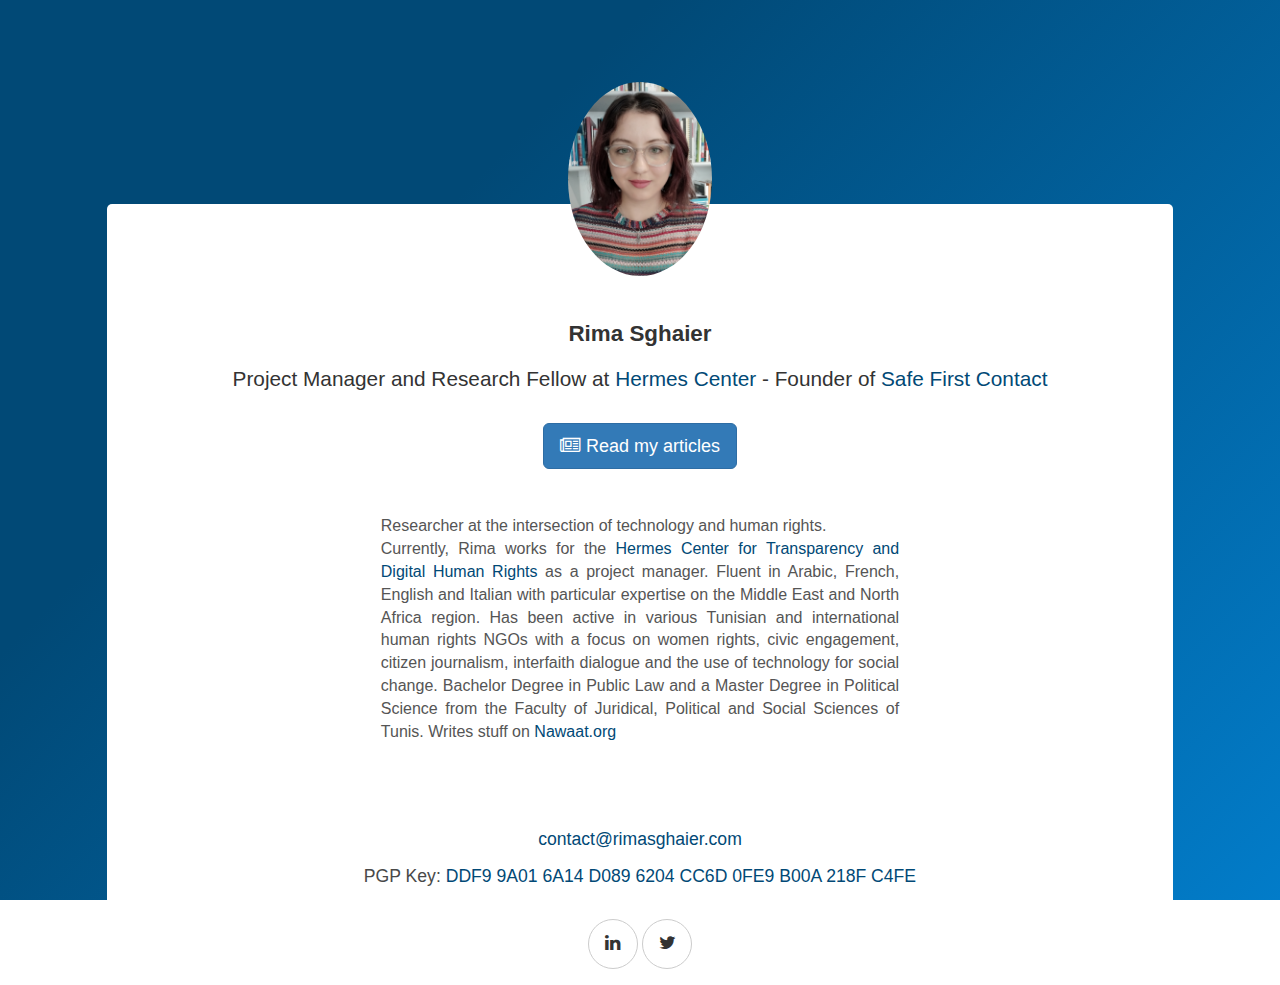
<file: index.html>
<!DOCTYPE html PUBLIC "-//W3C//DTD XHTML 1.0 Strict//EN" "http://www.w3.org/TR/xhtml1/DTD/xhtml1-strict.dtd">
<html xmlns="http://www.w3.org/1999/xhtml" lang="en" xml:lang="en">
  <head>
    <meta name="description" content="Rima Sghaier - Project Manager & Research Fellow at Hermes Center" />
    <meta name="keywords" content="Coordinator, Content Editor, Media Manager, Social Media Strategist, Interpreter, Translator" />
    <meta name="author" content="Rima Sghaier" />
    <meta name="robots" content="noodp" />
    <meta http-equiv="content-type" content="text/html;charset=UTF-8" />
    <meta name="viewport" content="width=device-width, initial-scale=1">
    <title>Rima Sghaier - Project Manager and Research Fellow at Hermes Center</title>
    <link rel="stylesheet" type="text/css" href="/css/bootstrap.min.css" />
    <link rel="stylesheet" type="text/css" href="/css/font-awesome.min.css">
    <link rel="stylesheet" type="text/css" href="/css/stylesheet.css" />
    <link rel="icon" type="image/ico" href="/favicon.ico" />
    <link rel="sitemap" type="application/xml" href="/sitemap.xml" title="Sitemap of rimasghaier.com" />
  </head>
  <body class="container-fluid">
    <img class="photo img-circle" src="photo.png" />
    <div class="row">
      <div class="widget rounded col-md-offset-1 col-md-10">
        <h1>Rima Sghaier</h1>
        <h2>Project Manager and Research Fellow at <a href="https://www.hermescenter.org">Hermes Center</a> - Founder of <a href="https://www.safefirstcontact.org/">Safe First Contact</a></h2>
        <br />
        <a href="https://rimasghaier.contently.com/"><button class="btn btn-primary btn-lg"><i class="fa fa-newspaper-o" aria-hidden="true"></i> Read my articles</button></a>
        <br /><br /><br />

        <div class="bio">
          <div>Researcher at the intersection of technology and human rights.</div>
          <div>Currently, Rima works for the <a href="https://www.hermescenter.org">Hermes Center for Transparency and Digital Human Rights</a> as a project manager. Fluent in Arabic, French, English and Italian with particular expertise on the Middle East and North Africa region. Has been active in various Tunisian and international human rights NGOs with a focus on women rights, civic engagement, citizen journalism, interfaith dialogue and the use of technology for social change. Bachelor Degree in Public Law and a Master Degree in Political Science from the Faculty of Juridical, Political and Social Sciences of Tunis. Writes stuff on <a href="https://nawaat.org/portail/author/rahma-sghaier/">Nawaat.org</a></div>
        </div>

        <br /><br /><br />

        <h4><a href="mailto:contact@rimasghaier.com" title="Contact me by email">contact@rimasghaier.com</a></h4>
        <h4>PGP Key: <a href="/0FE9B00A218FC4FE.asc" title="Download my PGP Key">DDF9 9A01 6A14 D089 6204 CC6D 0FE9 B00A 218F C4FE</a></h4>

        <br />

        <a href="https://www.linkedin.com/in/rimasghaier" title="See my LinkedIn profile"><button class="btn btn-default btn-circle btn-lg"><i class="fa fa-linkedin" aria-hidden="true"></i></button></a>
        <a href="https://twitter.com/rimasghaier" title="Follow me on Twitter"><button class="btn btn-default btn-circle btn-lg"><i class="fa fa-twitter" aria-hidden="true"></i></button></a>
      </div>
    </div>
  </body>
</html>
</file>
<file: css/stylesheet.css>
body {
  font: Tahoma, Helvetica, Verdana, sans-serif;
  font-size: 16px;
  color: #555;
  font-weight: 300;
  text-align: center;
  margin-top: 10px;
  background-color: #014976;
  background: -webkit-linear-gradient(315deg, #014976 0%, #014976 30%, #027cc9 100%) fixed;
  background: linear-gradient(135deg, #014976 0%, #014976 30%, #027cc9 100%) fixed;
}

p {
  margin: 0 0 20px;
}

img {
  max-width: 100%;
}

h1, h2, h3, h4, .button {
  color: #333;
  line-height: 1.1;
  margin-top: 1em;
}

h1 {
  font-size: 1.4em;
  font-weight: 700;
}

h2 {
  font-size: 1.3em;
}

h3 {
  font-size: 1.2em;
}

h4 {
  font-size: 1.1em;
  font-weight: normal;
  color: #494949;
}

a {
  color: #014976;
  font-weight: 400;
}

a:hover {
  color: #069;
}

a, a:hover, a:visited, a:link, a:active
{
    text-decoration: none;
}

.widget {
  background-color: #FFF;
  padding-top: 6em;
  padding-bottom: 1em;
  border-radius: 5px;
}

.photo {
  position: relative;
  top: 4.5em;
  width: 9em;
  z-index: 666;
}

.bio {
  margin: 0 auto;
  width: 50%;
  text-align: justify;
}

.btn-circle.btn-lg {
  width: 50px;
  height: 50px;
  padding: 10px 16px;
  font-size: 18px;
  line-height: 1.33;
  border-radius: 25px;
}

.tag {
  color: #999;
  padding-left: 1em;
  padding-right: 1em
}
</file>
